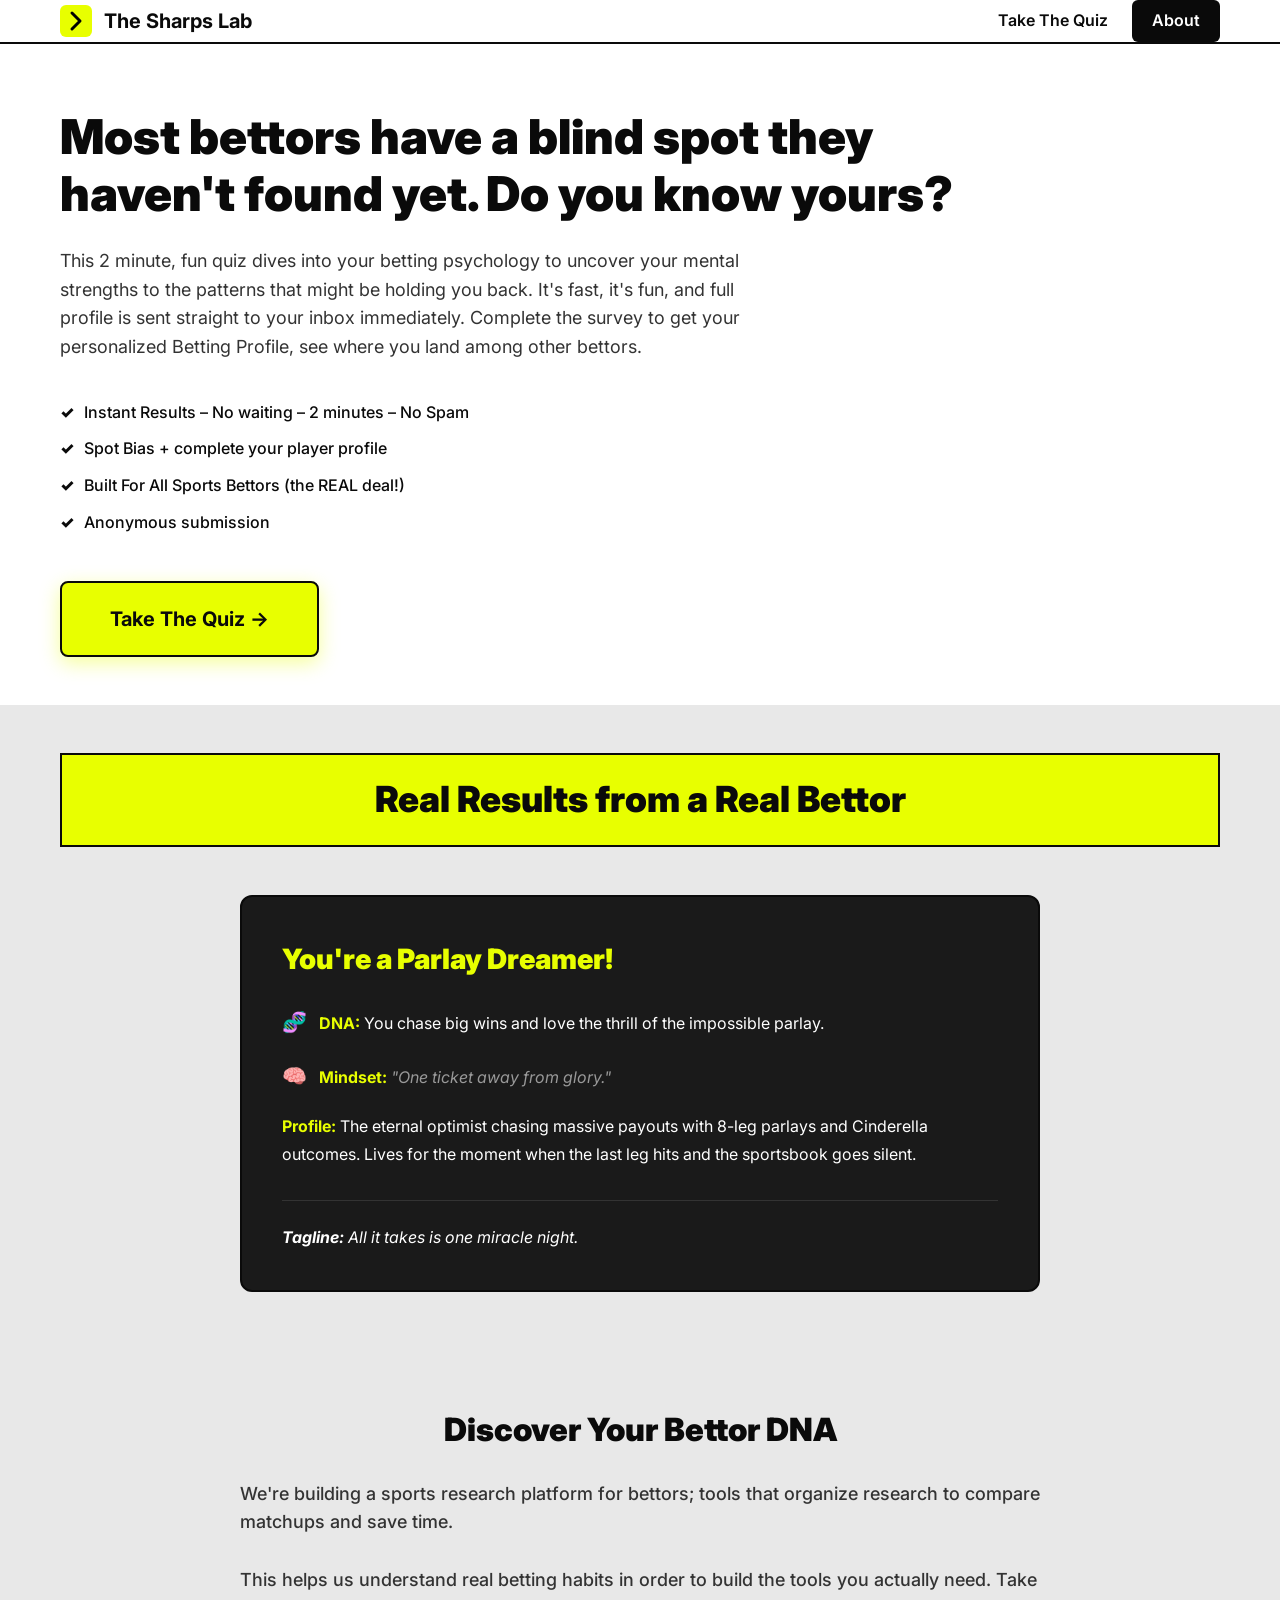
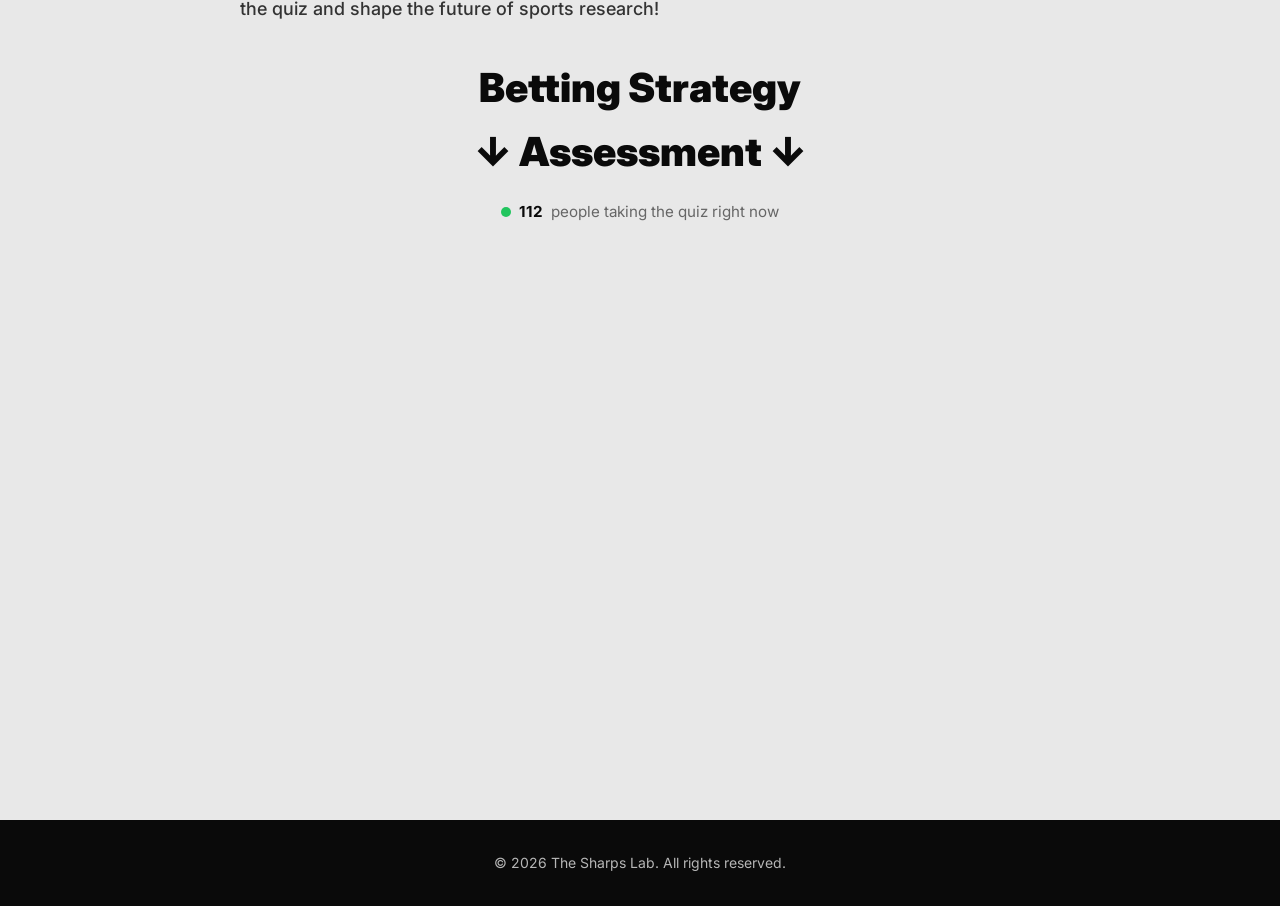
<file: index.html>
<!DOCTYPE html>
<html lang="en">
<head>
    <meta charset="UTF-8">
    <meta name="viewport" content="width=device-width, initial-scale=1.0">
    <meta name="description" content="Unlock your bettor DNA in 2 minutes. Fun quiz revealing your player profile, mindset, and betting strengths.">
    <title>The Sharps Lab - Discover Your Bettor DNA</title>
    
    <!-- Favicons -->
    <link rel="icon" type="image/png" sizes="32x32" href="favicon-32.png">
    <link rel="icon" type="image/png" sizes="16x16" href="favicon-16.png">
    <link rel="apple-touch-icon" sizes="180x180" href="apple-touch-icon.png">
    <link rel="icon" type="image/svg+xml" href="favicon.svg">
    
    <!-- Open Graph / Facebook -->
    <meta property="og:type" content="website">
    <meta property="og:url" content="https://sharps-lab.com/">
    <meta property="og:title" content="The Sharps Lab - Discover Your Bettor DNA">
    <meta property="og:description" content="Most bettors have a blind spot they haven't found yet. Take our 2-minute quiz to uncover your betting psychology and mental strengths.">
    <meta property="og:image" content="https://sharps-lab.com/og-image.png">
    <meta property="og:image:width" content="1200">
    <meta property="og:image:height" content="630">
    
    <!-- Twitter -->
    <meta name="twitter:card" content="summary_large_image">
    <meta name="twitter:url" content="https://sharps-lab.com/">
    <meta name="twitter:title" content="The Sharps Lab - Discover Your Bettor DNA">
    <meta name="twitter:description" content="Most bettors have a blind spot they haven't found yet. Take our 2-minute quiz to uncover your betting psychology and mental strengths.">
    <meta name="twitter:image" content="https://sharps-lab.com/og-image.png">
    
    <link rel="stylesheet" href="styles.css">
    <link rel="preconnect" href="https://fonts.googleapis.com">
    <link rel="preconnect" href="https://fonts.gstatic.com" crossorigin>
    <link href="https://fonts.googleapis.com/css2?family=Inter:wght@400;600;700;900&display=swap" rel="stylesheet">
</head>
<body>
    <!-- Header/Nav -->
    <header>
        <nav class="container">
            <div class="nav-left">
                <a href="#" class="logo">
                    <svg width="32" height="32" viewBox="0 0 32 32" fill="none" xmlns="http://www.w3.org/2000/svg">
                        <rect width="32" height="32" rx="6" fill="#E8FF00"/>
                        <path d="M12 8L20 16L12 24" stroke="#000" stroke-width="3" stroke-linecap="round" stroke-linejoin="round"/>
                    </svg>
                    <span>The Sharps Lab</span>
                </a>
            </div>
            <button class="hamburger" aria-label="Toggle menu">
                <span></span>
                <span></span>
                <span></span>
            </button>
            <div class="nav-right">
                <a href="#quiz" class="nav-link">Take The Quiz</a>
                <a href="about.html" class="nav-link btn-about">About</a>
            </div>
        </nav>
    </header>

    <!-- Hero Section -->
    <section class="hero">
        <div class="container">
            <h1>Most bettors have a blind spot they haven't found yet. Do you know yours?</h1>
            <p class="hero-subtitle">This 2 minute, fun quiz dives into your betting psychology to uncover your mental strengths to the patterns that might be holding you back. It's fast, it's fun, and full profile is sent straight to your inbox immediately. Complete the survey to get your personalized Betting Profile, see where you land among other bettors.</p>
            
            <ul class="benefits">
                <li>Instant Results – No waiting – 2 minutes – No Spam</li>
                <li>Spot Bias + complete your player profile</li>
                <li>Built For All Sports Bettors (the REAL deal!)</li>
                <li>Anonymous submission</li>
            </ul>

            <a href="#quiz" class="cta-button">Take The Quiz →</a>
        </div>
    </section>

    <!-- Social Proof / Results Preview -->
    <section class="results-preview">
        <div class="container">
            <h2 class="section-title">Real Results from a Real Bettor</h2>
            
            <div class="result-card">
                <h3 class="result-type">You're a Parlay Dreamer!</h3>
                
                <div class="result-item">
                    <span class="result-emoji">🧬</span>
                    <strong>DNA:</strong> You chase big wins and love the thrill of the impossible parlay.
                </div>
                
                <div class="result-item">
                    <span class="result-emoji">🧠</span>
                    <strong>Mindset:</strong> <em>"One ticket away from glory."</em>
                </div>
                
                <div class="result-item">
                    <strong>Profile:</strong> The eternal optimist chasing massive payouts with 8-leg parlays and Cinderella outcomes. Lives for the moment when the last leg hits and the sportsbook goes silent.
                </div>
                
                <div class="result-tagline">
                    <strong>Tagline:</strong> All it takes is one miracle night.
                </div>
            </div>
        </div>
    </section>

    <!-- Quiz Embed Section -->
    <section class="quiz-section" id="quiz">
        <div class="container">
            <h2>Discover Your Bettor DNA</h2>
            <p class="quiz-intro">We're building a sports research platform for bettors; tools that organize research to compare matchups and save time.<br><br>This helps us understand real betting habits in order to build the tools you actually need. Take the quiz and shape the future of sports research!</p>
            
            <h3 class="quiz-cta">Betting Strategy<br><span class="nowrap">↓ Assessment ↓</span></h3>
            <p class="quiz-social-proof">
                <span class="pulse-dot"></span>
                <span id="quiz-count">87</span> people taking the quiz right now
            </p>
            
            <!-- Quiz Embed -->
            <div data-tf-live="01KK8AYZ72CE5DFFQ8DNQR0BZF"></div>
            <script src="https://embed.typeform.com/next/embed.js"></script>
        </div>
    </section>

    <!-- Footer -->
    <footer>
        <div class="container">
            <p>&copy; 2026 The Sharps Lab. All rights reserved.</p>
        </div>
    </footer>

    <script src="script.js"></script>
</body>
</html>
</file>
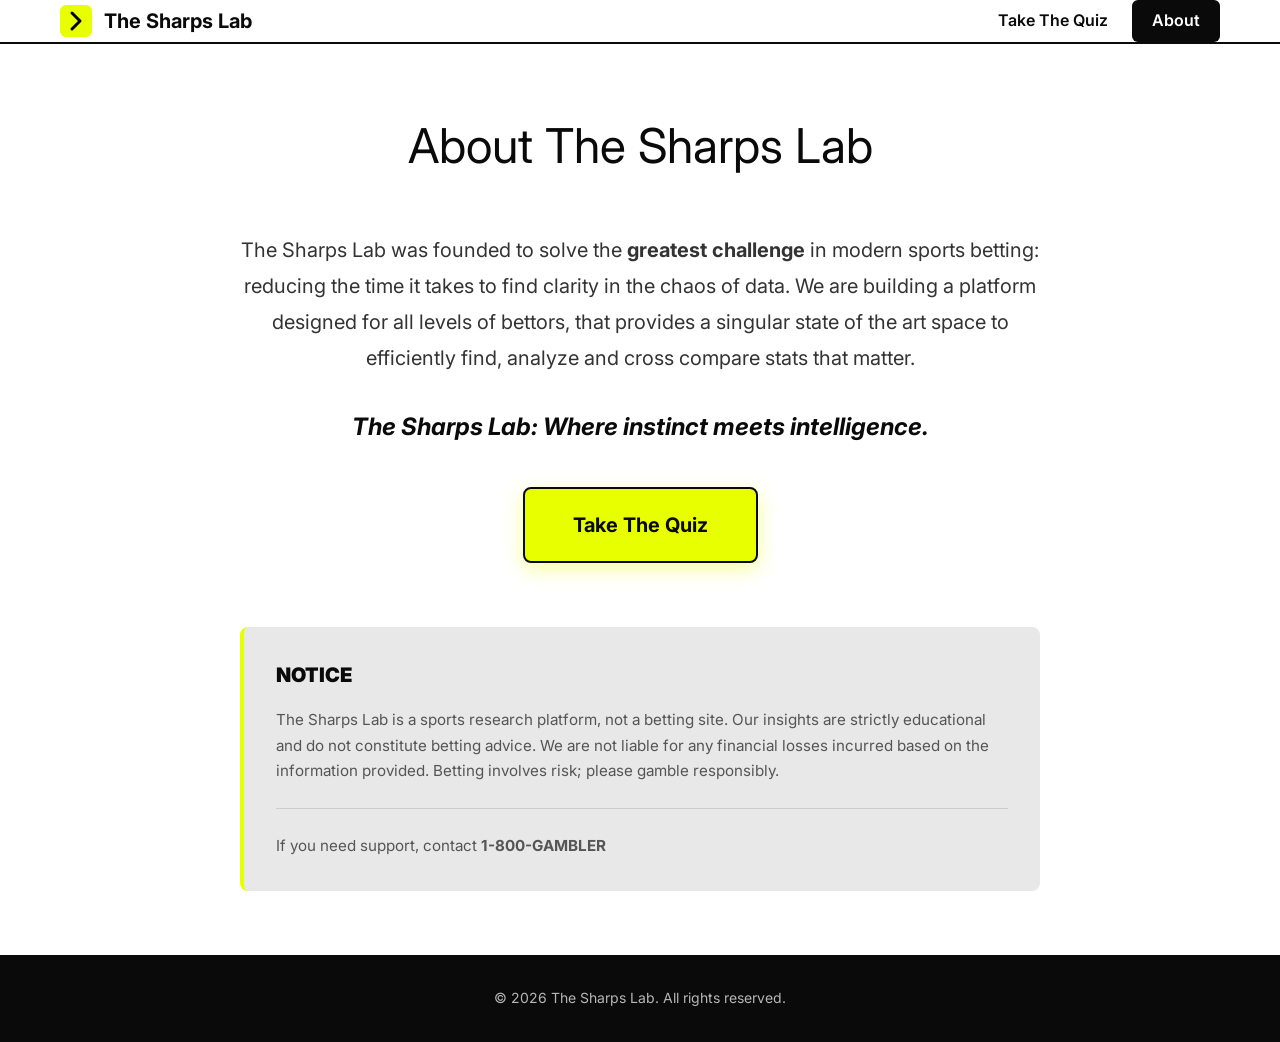
<file: about.html>
<!DOCTYPE html>
<html lang="en">
<head>
    <meta charset="UTF-8">
    <meta name="viewport" content="width=device-width, initial-scale=1.0">
    <meta name="description" content="Learn about The Sharps Lab - Where instinct meets intelligence. Sports research platform for all levels of bettors.">
    <title>About - The Sharps Lab</title>
    
    <!-- Favicons -->
    <link rel="icon" type="image/png" sizes="32x32" href="favicon-32.png">
    <link rel="icon" type="image/png" sizes="16x16" href="favicon-16.png">
    <link rel="apple-touch-icon" sizes="180x180" href="apple-touch-icon.png">
    <link rel="icon" type="image/svg+xml" href="favicon.svg">
    
    <!-- Open Graph / Facebook -->
    <meta property="og:type" content="website">
    <meta property="og:url" content="https://sharps-lab.com/about">
    <meta property="og:title" content="About The Sharps Lab">
    <meta property="og:description" content="Where instinct meets intelligence. Sports research platform for all levels of bettors.">
    <meta property="og:image" content="https://sharps-lab.com/og-image.png">
    <meta property="og:image:width" content="1200">
    <meta property="og:image:height" content="630">
    
    <!-- Twitter -->
    <meta name="twitter:card" content="summary_large_image">
    <meta name="twitter:url" content="https://sharps-lab.com/about">
    <meta name="twitter:title" content="About The Sharps Lab">
    <meta name="twitter:description" content="Where instinct meets intelligence. Sports research platform for all levels of bettors.">
    <meta name="twitter:image" content="https://sharps-lab.com/og-image.png">
    
    <link rel="stylesheet" href="styles.css">
    <link rel="preconnect" href="https://fonts.googleapis.com">
    <link rel="preconnect" href="https://fonts.gstatic.com" crossorigin>
    <link href="https://fonts.googleapis.com/css2?family=Inter:wght@400;600;700;900&family=Alegreya:ital,wght@0,400..900;1,400..900&display=swap" rel="stylesheet">
</head>
<body>
    <!-- Header/Nav -->
    <header>
        <nav class="container">
            <div class="nav-left">
                <a href="index.html" class="logo">
                    <svg width="32" height="32" viewBox="0 0 32 32" fill="none" xmlns="http://www.w3.org/2000/svg">
                        <rect width="32" height="32" rx="6" fill="#E8FF00"/>
                        <path d="M12 8L20 16L12 24" stroke="#000" stroke-width="3" stroke-linecap="round" stroke-linejoin="round"/>
                    </svg>
                    <span>The Sharps Lab</span>
                </a>
            </div>
            <button class="hamburger" aria-label="Toggle menu">
                <span></span>
                <span></span>
                <span></span>
            </button>
            <div class="nav-right">
                <a href="index.html#quiz" class="nav-link">Take The Quiz</a>
                <a href="about.html" class="nav-link btn-about">About</a>
            </div>
        </nav>
    </header>

    <!-- About Page Content -->
    <section class="about-page">
        <div class="container">
            <h1>About The Sharps Lab</h1>

            <div class="about-content">
                <p class="about-mission">The Sharps Lab was founded to solve the <strong>greatest challenge</strong> in modern sports betting: reducing the time it takes to find clarity in the chaos of data. We are building a platform designed for all levels of bettors, that provides a singular state of the art space to efficiently find, analyze and cross compare stats that matter.</p>

                <p class="about-tagline"><strong><em>The Sharps Lab: Where instinct meets intelligence.</em></strong></p>

                <a href="index.html#quiz" class="cta-button">Take The Quiz</a>
            </div>

            <div class="disclaimer">
                <h3>NOTICE</h3>
                <p>The Sharps Lab is a sports research platform, not a betting site. Our insights are strictly educational and do not constitute betting advice. We are not liable for any financial losses incurred based on the information provided. Betting involves risk; please gamble responsibly.</p>
                <p class="help-line">If you need support, contact <strong>1-800-GAMBLER</strong></p>
            </div>
        </div>
    </section>

    <!-- Footer -->
    <footer>
        <div class="container">
            <p>&copy; 2026 The Sharps Lab. All rights reserved.</p>
        </div>
    </footer>

    <script src="script.js"></script>
</body>
</html>
</file>
<file: styles.css>
/* Reset & Base Styles */
* {
    margin: 0;
    padding: 0;
    box-sizing: border-box;
}

:root {
    --yellow-accent: #E8FF00;
    --black: #0A0A0A;
    --gray-light: #E8E8E8;
    --gray-med: #CCCCCC;
    --white: #FFFFFF;
    --dark-card: #1A1A1A;
}

html {
    scroll-behavior: smooth;
}

body {
    font-family: 'Inter', -apple-system, BlinkMacSystemFont, 'Segoe UI', sans-serif;
    line-height: 1.6;
    color: var(--black);
    background: var(--gray-light);
    -webkit-font-smoothing: antialiased;
}

.container {
    max-width: 1200px;
    margin: 0 auto;
    padding: 0 20px;
}

/* Header/Nav */
header {
    background: var(--white);
    border-bottom: 2px solid var(--black);
    position: sticky;
    top: 0;
    z-index: 1000;
}

nav {
    display: flex;
    justify-content: space-between;
    align-items: center;
    padding: 1rem 20px;
    position: relative;
}

.logo {
    display: flex;
    align-items: center;
    gap: 0.75rem;
    text-decoration: none;
    color: var(--black);
    font-weight: 700;
    font-size: 1.25rem;
    transition: opacity 0.2s;
}

.logo:hover {
    opacity: 0.8;
}

.nav-right {
    display: flex;
    gap: 1.5rem;
    align-items: center;
}

.nav-link {
    text-decoration: none;
    color: var(--black);
    font-weight: 600;
    transition: color 0.2s;
}

.nav-link:hover {
    color: #555;
}

.btn-about {
    background: var(--black);
    color: var(--white);
    padding: 0.5rem 1.25rem;
    border-radius: 6px;
    transition: background 0.2s;
}

.btn-about:hover {
    background: #333;
    color: var(--white);
}

/* Hamburger Menu */
.hamburger {
    display: none;
    flex-direction: column;
    gap: 5px;
    background: none;
    border: none;
    cursor: pointer;
    padding: 0.5rem;
    z-index: 1001;
}

.hamburger span {
    width: 25px;
    height: 3px;
    background: var(--black);
    transition: all 0.3s ease;
    border-radius: 2px;
}

.hamburger.active span:nth-child(1) {
    transform: rotate(45deg) translate(7px, 7px);
}

.hamburger.active span:nth-child(2) {
    opacity: 0;
}

.hamburger.active span:nth-child(3) {
    transform: rotate(-45deg) translate(7px, -7px);
}

/* Hero Section */
.hero {
    background: var(--white);
    padding: 4rem 0 3rem;
}

.hero h1 {
    font-size: clamp(1.75rem, 5vw, 3rem);
    font-weight: 900;
    line-height: 1.2;
    margin-bottom: 1.5rem;
    max-width: 900px;
}

.hero-subtitle {
    font-size: 1.125rem;
    color: #333;
    margin-bottom: 2rem;
    max-width: 700px;
}

.benefits {
    list-style: none;
    margin-bottom: 2.5rem;
    max-width: 700px;
}

.benefits li {
    padding: 0.35rem 0;
    padding-left: 1.5rem;
    position: relative;
    font-weight: 500;
}

.benefits li::before {
    content: "✓";
    position: absolute;
    left: 0;
    color: var(--black);
    font-weight: 900;
}

.cta-button {
    display: inline-block;
    background: var(--yellow-accent);
    color: var(--black);
    padding: 1.25rem 3rem;
    font-size: 1.25rem;
    font-weight: 700;
    text-decoration: none;
    border-radius: 8px;
    transition: transform 0.2s, box-shadow 0.2s;
    border: 2px solid var(--black);
    box-shadow: 0 6px 20px rgba(232, 255, 0, 0.4);
}

.cta-button:hover {
    transform: translateY(-3px);
    box-shadow: 0 8px 25px rgba(232, 255, 0, 0.5);
}

/* Results Preview Section */
.results-preview {
    padding: 3rem 0;
    background: var(--gray-light);
}

.section-title {
    background: var(--yellow-accent);
    color: var(--black);
    font-size: clamp(1.5rem, 4vw, 2.25rem);
    font-weight: 900;
    text-align: center;
    padding: 1rem 2rem;
    margin-bottom: 3rem;
    border: 2px solid var(--black);
}

.result-card {
    background: var(--dark-card);
    color: var(--white);
    padding: 2.5rem;
    border-radius: 12px;
    max-width: 800px;
    margin: 0 auto;
    border: 2px solid var(--black);
}

.result-type {
    font-size: 1.75rem;
    font-weight: 900;
    margin-bottom: 1.5rem;
    color: var(--yellow-accent);
}

.result-item {
    margin-bottom: 1.25rem;
    line-height: 1.7;
}

.result-emoji {
    font-size: 1.25rem;
    margin-right: 0.5rem;
}

.result-item strong {
    color: var(--yellow-accent);
}

.result-item em {
    color: #999;
}

.result-tagline {
    margin-top: 2rem;
    padding-top: 1.5rem;
    border-top: 1px solid #333;
    font-style: italic;
}

/* About Page */
.about-page {
    background: var(--white);
    padding: 4rem 0;
    min-height: 60vh;
}

.about-page h1 {
    font-size: clamp(2rem, 5vw, 3rem);
    font-weight: 400;
    margin-bottom: 3rem;
    text-align: center;
}

.about-content {
    max-width: 800px;
    margin: 0 auto 4rem;
    text-align: center;
}

.about-mission {
    font-size: 1.25rem;
    line-height: 1.8;
    color: #333;
    margin-bottom: 2rem;
}

.about-tagline {
    font-size: 1.5rem;
    margin-bottom: 2.5rem;
    color: var(--Black);
}

.about-tagline strong {
    font-weight: 700;
}

.about-tagline em {
    font-style: italic;
}

.disclaimer {
    max-width: 800px;
    margin: 0 auto;
    padding: 2rem;
    background: var(--gray-light);
    border-left: 4px solid var(--yellow-accent);
    border-radius: 8px;
}

.disclaimer h3 {
    font-size: 1.25rem;
    font-weight: 900;
    margin-bottom: 1rem;
    text-transform: uppercase;
    color: var(--black);
}

.disclaimer p {
    font-size: 0.95rem;
    line-height: 1.7;
    color: #555;
    margin-bottom: 1rem;
}

.disclaimer p:last-child {
    margin-bottom: 0;
}

.help-line {
    margin-top: 1.5rem;
    padding-top: 1.5rem;
    border-top: 1px solid var(--gray-med);
}

/* Quiz Section */
.quiz-section {
    padding: 4rem 0;
    background: var(--gray-light);
}

.quiz-section h2 {
    text-align: center;
    font-size: 2rem;
    font-weight: 900;
    margin-bottom: 1.5rem;
}

.quiz-intro {
    text-align: left;
    font-size: 1.125rem;
    max-width: 800px;
    margin: 0 auto 2rem;
    color: #333;
    font-weight: 500;
}

.quiz-cta {
    text-align: center;
    font-size: clamp(1.75rem, 4vw, 2.5rem);
    font-weight: 900;
    margin-bottom: 1rem;
    color: var(--black);
}

.quiz-cta .nowrap {
    white-space: nowrap;
}

.quiz-social-proof {
    text-align: center;
    font-size: 0.95rem;
    color: #666;
    margin-bottom: 2rem;
    display: flex;
    align-items: center;
    justify-content: center;
    gap: 0.5rem;
}

.pulse-dot {
    width: 10px;
    height: 10px;
    background: #22c55e;
    border-radius: 50%;
    display: inline-block;
    animation: pulse 1.2s ease-in-out infinite;
    box-shadow: 0 0 0 0 rgba(34, 197, 94, 0.7);
}

@keyframes pulse {
    0% {
        box-shadow: 0 0 0 0 rgba(34, 197, 94, 0.7);
    }
    50% {
        box-shadow: 0 0 0 6px rgba(34, 197, 94, 0);
    }
    100% {
        box-shadow: 0 0 0 0 rgba(34, 197, 94, 0);
    }
}

#quiz-count {
    font-weight: 700;
    color: var(--black);
}

/* Typeform embed styling */
[data-tf-live] {
    max-width: 900px;
    margin: 0 auto;
    min-height: 500px;
}

/* Footer */
footer {
    background: var(--black);
    color: var(--white);
    text-align: center;
    padding: 2rem 0;
}

footer p {
    font-size: 0.875rem;
    opacity: 0.7;
}

/* Responsive Design */
@media (max-width: 768px) {
    .hamburger {
        display: flex;
    }

    .nav-right {
        position: fixed;
        top: 0;
        right: -100%;
        width: 70%;
        height: 100vh;
        background: var(--white);
        flex-direction: column;
        padding: 5rem 2rem 2rem;
        gap: 2rem;
        transition: right 0.3s ease;
        box-shadow: -2px 0 10px rgba(0,0,0,0.1);
        z-index: 1000;
    }

    .nav-right.active {
        right: 0;
    }

    .nav-right .nav-link {
        font-size: 1.25rem;
        padding: 0.75rem 0;
        border-bottom: 1px solid var(--gray-light);
    }

    .btn-about {
        width: 100%;
        text-align: center;
    }

    .hero {
        padding: 2.5rem 0 2rem;
    }

    .hero h1 {
        font-size: 1.75rem;
    }

    .result-card {
        padding: 1.5rem;
    }

    .section-title {
        font-size: 1.25rem;
        padding: 0.75rem 1rem;
    }

    .quiz-embed-container {
        padding: 3rem 1.5rem;
        min-height: 400px;
    }

    .quiz-section h2 {
        font-size: 1.5rem;
    }

    .result-type {
        font-size: 1.35rem;
    }
}

/* Performance Optimizations */
@media (prefers-reduced-motion: reduce) {
    * {
        animation-duration: 0.01ms !important;
        animation-iteration-count: 1 !important;
        transition-duration: 0.01ms !important;
    }
}
</file>
